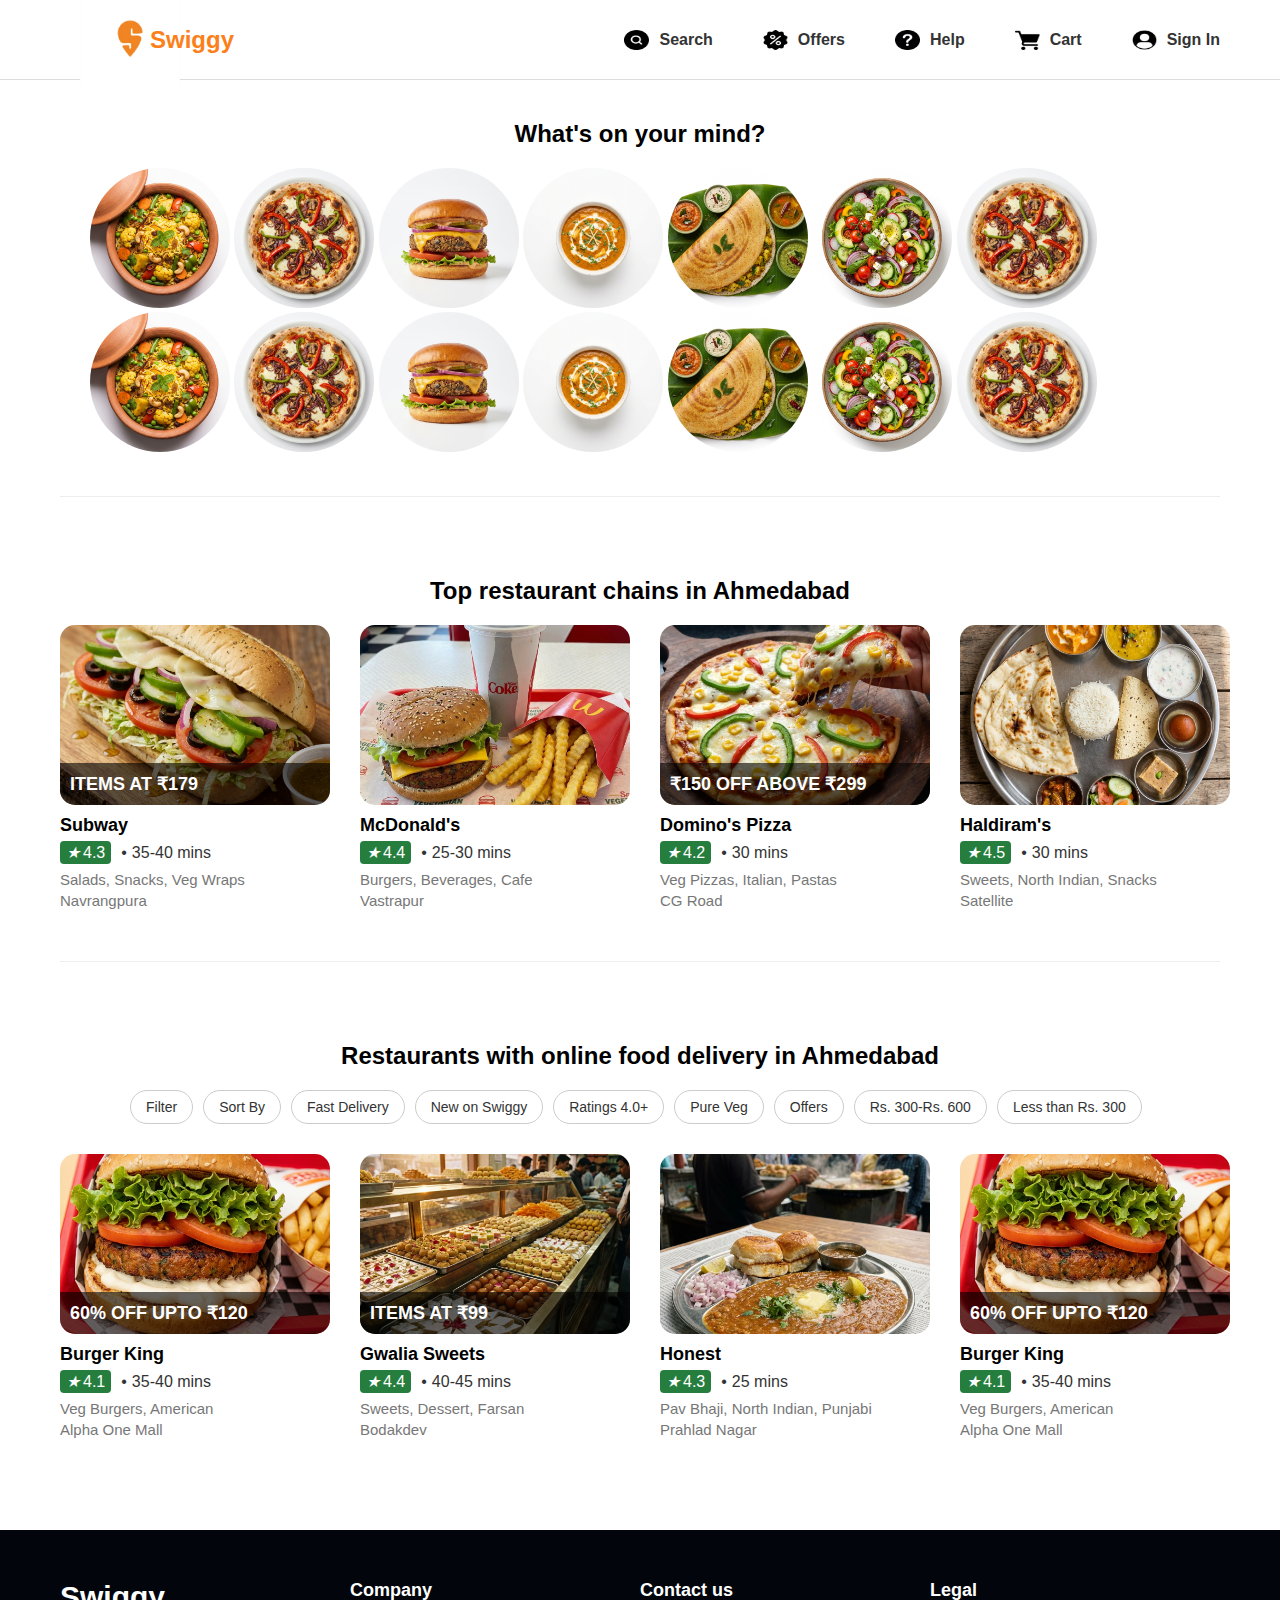
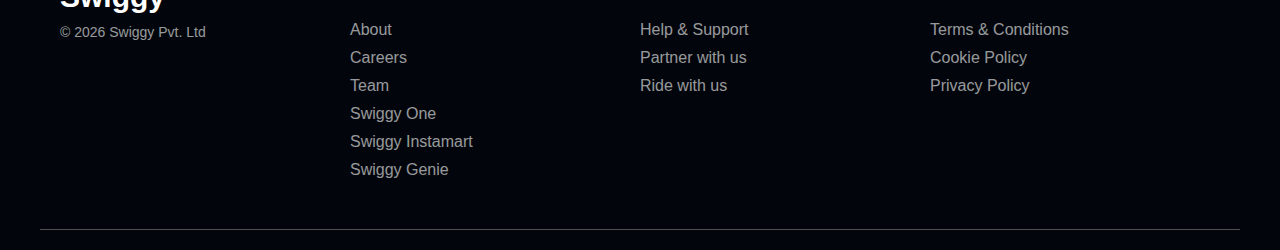
<file: index.html>
<!DOCTYPE html>
<html lang="en">

<head>
    <meta charset="UTF-8">
    <meta name="viewport" content="width=device-width, initial-scale=1.0">
    <title>Swiggy Clone</title>
    <link rel="stylesheet" href="style.css">
    <link href="https://fonts.googleapis.com/css2?family=Mulish:wght@400;500;700;800&display=swap" rel="stylesheet">
    <link rel="icon" href="assets/swiggy_logo.png" type="image/x-icon">
</head>

<body>
    <header class="header">
        <div class="container header-content">
            <div class="logo-section">
                <img src="assets/swiggy_logo.png" alt="Swiggy Logo" class="logo">
                <span class="logo-text">Swiggy</span>
            </div>
            <nav class="nav-links">
                <a href="#"><img src="assets/search.png" alt=""> <span>Search</span></a>
                <a href="#"><img src="assets/discount.png" alt=""> <span>Offers</span></a>
                <a href="#"><img src="assets/help-web-button.png" alt=""> <span>Help</span></a>
                <a href="#"><img src="assets/grocery-store.png" alt="Cart"> <span>Cart</span></a>
                <a href="login.html"><img src="assets/user.png" alt=""> <span>Sign In</span></a>
            </nav>
        </div>
    </header>

    <section class="section">
        <div class="container">
            <h2 class="section-title">What's on your mind?</h2>
            <div class="mind-grid">
                <div class="mind-track">
                    <!-- Original Set -->
                    <img src="assets/food-veg-biryani.png" alt="Veg Biryani">
                    <img src="assets/food-veg-pizza.png" alt="Veg Pizza">
                    <img src="assets/food-veg-burger.png" alt="Veg Burger">
                    <img src="assets/food-paneer.png" alt="Paneer">
                    <img src="assets/food-dosa.png" alt="South Indian">
                    <img src="assets/food-salad.png" alt="Salad">
                    <img src="assets/food-veg-pizza.png" alt="Veg Pizza">
                    <!-- Duplicate Set for Seamless Loop -->
                    <img src="assets/food-veg-biryani.png" alt="Veg Biryani">
                    <img src="assets/food-veg-pizza.png" alt="Veg Pizza">
                    <img src="assets/food-veg-burger.png" alt="Veg Burger">
                    <img src="assets/food-paneer.png" alt="Paneer">
                    <img src="assets/food-dosa.png" alt="South Indian">
                    <img src="assets/food-salad.png" alt="Salad">
                    <img src="assets/food-veg-pizza.png" alt="Veg Pizza">
                </div>
            </div>
            <hr class="section-divider">
        </div>
    </section>

    <section class="section">
        <div class="container">
            <h2 class="section-title">Top restaurant chains in Ahmedabad</h2>
            <div class="restaurant-scroll">
                <a href="#" class="restaurant-card">
                    <div class="res-img-container">
                        <img src="assets/res-subway-veg.png" alt="Subway">
                        <div class="offer-overlay">ITEMS AT ₹179</div>
                    </div>
                    <div class="res-info">
                        <h3>Subway</h3>
                        <div class="res-meta-line">
                            <span class="rating-badge"><i class="star-icon">★</i> 4.3</span>
                            <span class="meta-dot">•</span>
                            <span>35-40 mins</span>
                        </div>
                        <div class="cuisines">Salads, Snacks, Veg Wraps</div>
                        <div class="location">Navrangpura</div>
                    </div>
                </a>
                <a href="#" class="restaurant-card">
                    <div class="res-img-container">
                        <img src="assets/res-mcdonalds-veg.png" alt="McDonald's">
                    </div>
                    <div class="res-info">
                        <h3>McDonald's</h3>
                        <div class="res-meta-line">
                            <span class="rating-badge"><i class="star-icon">★</i> 4.4</span>
                            <span class="meta-dot">•</span>
                            <span>25-30 mins</span>
                        </div>
                        <div class="cuisines">Burgers, Beverages, Cafe</div>
                        <div class="location">Vastrapur</div>
                    </div>
                </a>
                <a href="#" class="restaurant-card">
                    <div class="res-img-container">
                        <img src="assets/res-dominos-veg.png" alt="Domino's Pizza">
                        <div class="offer-overlay">₹150 OFF ABOVE ₹299</div>
                    </div>
                    <div class="res-info">
                        <h3>Domino's Pizza</h3>
                        <div class="res-meta-line">
                            <span class="rating-badge"><i class="star-icon">★</i> 4.2</span>
                            <span class="meta-dot">•</span>
                            <span>30 mins</span>
                        </div>
                        <div class="cuisines">Veg Pizzas, Italian, Pastas</div>
                        <div class="location">CG Road</div>
                    </div>
                </a>
                <a href="#" class="restaurant-card">
                    <div class="res-img-container">
                        <img src="assets/res-haldirams.png" alt="Haldiram's">
                    </div>
                    <div class="res-info">
                        <h3>Haldiram's</h3>
                        <div class="res-meta-line">
                            <span class="rating-badge"><i class="star-icon">★</i> 4.5</span>
                            <span class="meta-dot">•</span>
                            <span>30 mins</span>
                        </div>
                        <div class="cuisines">Sweets, North Indian, Snacks</div>
                        <div class="location">Satellite</div>
                    </div>
                </a>
            </div>
            <hr class="section-divider">
        </div>
    </section>

    <section class="section">
        <div class="container">
            <h2 class="section-title">Restaurants with online food delivery in Ahmedabad</h2>
            <div class="filters">
                <button>Filter <i class="filter-icon"></i></button>
                <button>Sort By <i class="dropdown-icon"></i></button>
                <button>Fast Delivery</button>
                <button>New on Swiggy</button>
                <button>Ratings 4.0+</button>
                <button>Pure Veg</button>
                <button>Offers</button>
                <button>Rs. 300-Rs. 600</button>
                <button>Less than Rs. 300</button>
            </div>
            <div class="delivery-grid">
                <a href="#" class="restaurant-card">
                    <div class="res-img-container">
                        <img src="assets/res-bk-veg.png" alt="Burger King">
                        <div class="offer-overlay">60% OFF UPTO ₹120</div>
                    </div>
                    <div class="res-info">
                        <h3>Burger King</h3>
                        <div class="res-meta-line">
                            <span class="rating-badge"><i class="star-icon">★</i> 4.1</span>
                            <span class="meta-dot">•</span>
                            <span>35-40 mins</span>
                        </div>
                        <div class="cuisines">Veg Burgers, American</div>
                        <div class="location">Alpha One Mall</div>
                    </div>
                </a>
                <a href="#" class="restaurant-card">
                    <div class="res-img-container">
                        <img src="assets/res-gwalia.png" alt="Gwalia Sweets">
                        <div class="offer-overlay">ITEMS AT ₹99</div>
                    </div>
                    <div class="res-info">
                        <h3>Gwalia Sweets</h3>
                        <div class="res-meta-line">
                            <span class="rating-badge"><i class="star-icon">★</i> 4.4</span>
                            <span class="meta-dot">•</span>
                            <span>40-45 mins</span>
                        </div>
                        <div class="cuisines">Sweets, Dessert, Farsan</div>
                        <div class="location">Bodakdev</div>
                    </div>
                </a>
                <a href="#" class="restaurant-card">
                    <div class="res-img-container">
                        <img src="assets/res-honest.png" alt="Honest">
                    </div>
                    <div class="res-info">
                        <h3>Honest</h3>
                        <div class="res-meta-line">
                            <span class="rating-badge"><i class="star-icon">★</i> 4.3</span>
                            <span class="meta-dot">•</span>
                            <span>25 mins</span>
                        </div>
                        <div class="cuisines">Pav Bhaji, North Indian, Punjabi</div>
                        <div class="location">Prahlad Nagar</div>
                    </div>
                </a>
                <a href="#" class="restaurant-card">
                    <div class="res-img-container">
                        <img src="assets/res-bk-veg.png" alt="Burger King">
                        <div class="offer-overlay">60% OFF UPTO ₹120</div>
                    </div>
                    <div class="res-info">
                        <h3>Burger King</h3>
                        <div class="res-meta-line">
                            <span class="rating-badge"><i class="star-icon">★</i> 4.1</span>
                            <span class="meta-dot">•</span>
                            <span>35-40 mins</span>
                        </div>
                        <div class="cuisines">Veg Burgers, American</div>
                        <div class="location">Alpha One Mall</div>
                    </div>
                </a>
            </div>
        </div>
    </section>

    <footer class="footer">
        <div class="container footer-content">
            <div>
                <div class="footer-logo">Swiggy</div>
                <div class="copyright">© 2026 Swiggy Pvt. Ltd</div>
            </div>
            <div>
                <h4>Company</h4>
                <ul>
                    <li><a href="#">About</a></li>
                    <li><a href="#">Careers</a></li>
                    <li><a href="#">Team</a></li>
                    <li><a href="#">Swiggy One</a></li>
                    <li><a href="#">Swiggy Instamart</a></li>
                    <li><a href="#">Swiggy Genie</a></li>
                </ul>
            </div>
            <div>
                <h4>Contact us</h4>
                <ul>
                    <li><a href="#">Help & Support</a></li>
                    <li><a href="#">Partner with us</a></li>
                    <li><a href="#">Ride with us</a></li>
                </ul>
            </div>
            <div>
                <h4>Legal</h4>
                <ul>
                    <li><a href="#">Terms & Conditions</a></li>
                    <li><a href="#">Cookie Policy</a></li>
                    <li><a href="#">Privacy Policy</a></li>
                </ul>
            </div>
        </div>
    </footer>

</body>

</html>
</file>
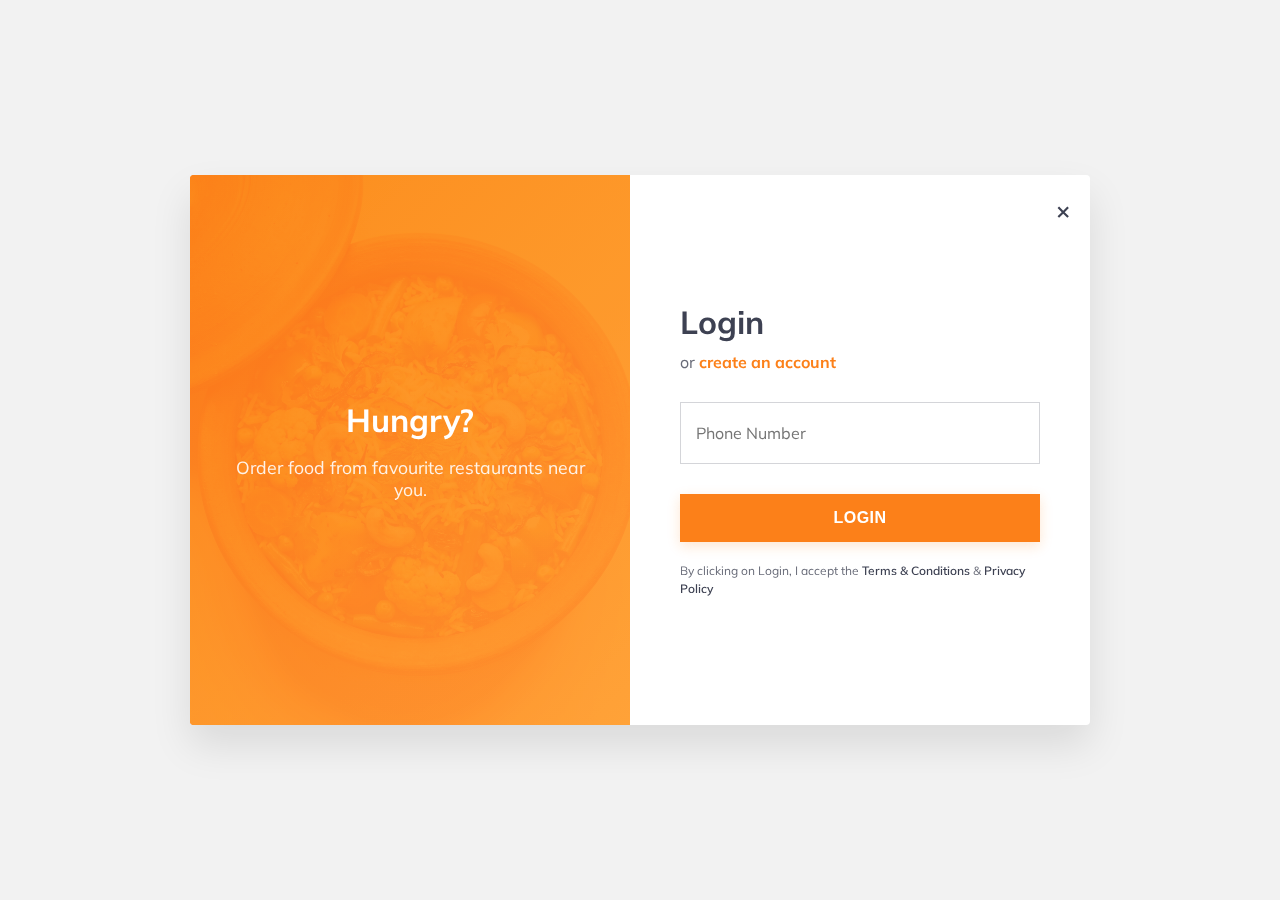
<file: login.html>
<!DOCTYPE html>
<html lang="en">

<head>
    <meta charset="UTF-8">
    <meta name="viewport" content="width=device-width, initial-scale=1.0">
    <title>Login | Swiggy</title>
    <link rel="stylesheet" href="auth.css">
    <link rel="icon" href="assets/swiggy_logo.png" type="image/x-icon">
</head>

<body>
    <div class="auth-wrapper">
        <div class="auth-card">
            <div class="auth-visual">
                <h2>Hungry?</h2>
                <p>Order food from favourite restaurants near you.</p>
            </div>
            <div class="auth-form-container">
                <a href="index.html" class="close-btn">&times;</a>
                <div class="auth-header">
                    <h1>Login</h1>
                    <p>or <a href="signup.html">create an account</a></p>
                </div>
                <form action="#">
                    <div class="form-group">
                        <input type="tel" class="form-control" placeholder="Phone Number" required>
                    </div>
                    <button type="submit" class="btn-primary">Login</button>
                </form>
                <div class="terms">
                    By clicking on Login, I accept the <a href="#">Terms & Conditions</a> & <a href="#">Privacy
                        Policy</a>
                </div>
            </div>
        </div>
    </div>
</body>

</html>
</file>
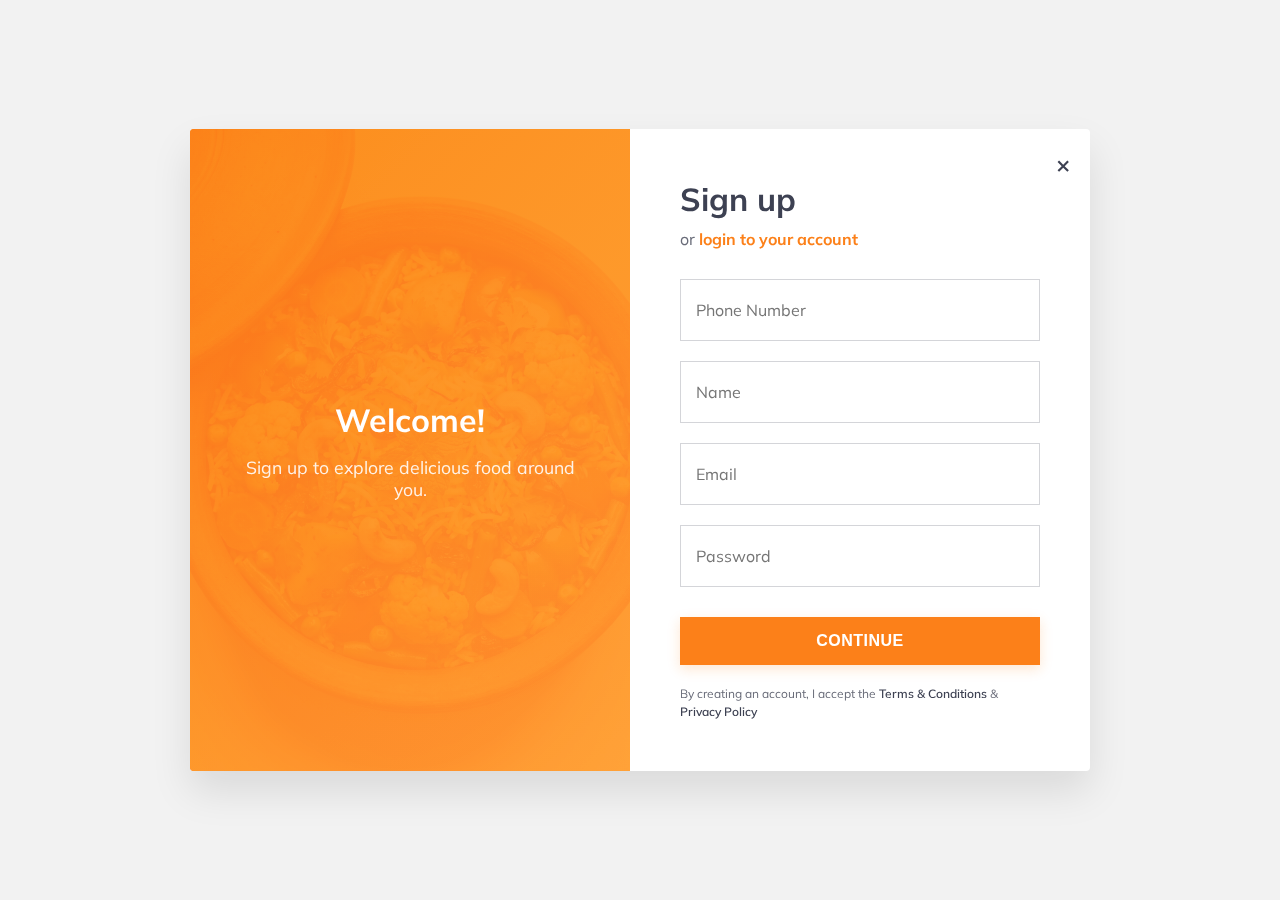
<file: signup.html>
<!DOCTYPE html>
<html lang="en">

<head>
    <meta charset="UTF-8">
    <meta name="viewport" content="width=device-width, initial-scale=1.0">
    <title>Sign Up | Swiggy</title>
    <link rel="stylesheet" href="auth.css">
    <link rel="icon" href="assets/swiggy_logo.png" type="image/x-icon">
</head>

<body>
    <div class="auth-wrapper">
        <div class="auth-card">
            <div class="auth-visual">
                <h2>Welcome!</h2>
                <p>Sign up to explore delicious food around you.</p>
            </div>
            <div class="auth-form-container">
                <a href="index.html" class="close-btn">&times;</a>
                <div class="auth-header">
                    <h1>Sign up</h1>
                    <p>or <a href="login.html">login to your account</a></p>
                </div>
                <form action="#">
                    <div class="form-group">
                        <input type="tel" class="form-control" placeholder="Phone Number" required>
                    </div>
                    <div class="form-group">
                        <input type="text" class="form-control" placeholder="Name" required>
                    </div>
                    <div class="form-group">
                        <input type="email" class="form-control" placeholder="Email" required>
                    </div>
                    <div class="form-group">
                        <input type="password" class="form-control" placeholder="Password" required>
                    </div>
                    <button type="submit" class="btn-primary">Continue</button>
                </form>
                <div class="terms">
                    By creating an account, I accept the <a href="#">Terms & Conditions</a> & <a href="#">Privacy
                        Policy</a>
                </div>
            </div>
        </div>
    </div>
</body>

</html>
</file>
<file: style.css>
* {
    margin: 0;
    padding: 0;
    box-sizing: border-box;
    font-family: sans-serif;
}

body {
    background-color: #ffffff;
    color: #333333;
}

.container {
    width: 1200px;
    margin: 0 auto;
    padding: 0 20px;
}

.header {
    border-bottom: 1px solid #dddddd;
    position: relative;
    top: 0;
    background: #ffffff;
    height: 80px;
}

.header-content {
    display: flex;
    justify-content: space-between;
    align-items: center;
    height: 100%;
}

.logo-section {
    display: flex;
    align-items: center;
}

.logo {
    height: 100px;
    margin-left: 20px;
}

.logo-text {
    font-size: 24px;
    font-weight: bold;
    color: #fc8019;
    cursor: pointer;
    margin-left: -30px;
}

.nav-links {
    display: flex;
    align-items: center;
    gap: 50px;
}

.nav-links a {
    display: flex;
    align-items: center;
    text-decoration: none;
    color: #333333;
    font-weight: 600;
    font-size: 16px;
}

.nav-links a:hover {
    color: #fc8019;
}

.nav-links a img {
    width: 25px;
    height: 20px;
    margin-right: 10px;
}

.section {
    padding: 40px 0;
}

.section-divider {
    border: 0;
    border-bottom: 1px solid #eeeeee;
    margin-top: 30px;
    width: 100%;
    margin-left: auto;
    margin-right: auto;
}

.section-title {
    font-size: 24px;
    font-weight: bold;
    color: #000000;
    margin-bottom: 20px;
    text-align: center;
}

.mind-grid {
    display: flex;
    gap: 20px;
    overflow-x: auto;
    padding-bottom: 10px;
    margin-left: 30px;
}

.mind-grid img {
    width: 140px;
    height: 140px;
    object-fit: cover;
    border-radius: 50%;
    min-width: 140px;
    cursor: pointer;
    transition: transform 0.2s;
}

.restaurant-scroll {
    display: grid;
    grid-template-columns: repeat(4, 1fr);
    gap: 30px;
    padding-bottom: 20px;
}

.restaurant-card {
    text-decoration: none;
    color: inherit;
    display: block;
    min-width: 270px;
}

.res-img-container {
    position: relative;
    width: 100%;
    height: 180px;
    border-radius: 15px;
    overflow: hidden;
    margin-bottom: 10px;
}

.res-img-container img {
    width: 100%;
    height: 100%;
    object-fit: cover;
}

.offer-overlay {
    position: absolute;
    bottom: 0;
    left: 0;
    width: 100%;
    padding: 10px;
    background-color: rgba(0, 0, 0, 0.6);
    color: #ffffff;
    font-weight: bold;
    font-size: 18px;
}

.res-info h3 {
    font-size: 18px;
    font-weight: bold;
    color: #000000;
    margin-bottom: 5px;
    white-space: nowrap;
    overflow: hidden;
}

.res-meta-line {
    display: flex;
    align-items: center;
    font-size: 16px;
    color: #333333;
    margin-bottom: 5px;
}

.rating-badge {
    display: flex;
    align-items: center;
    margin-right: 5px;
    background-color: #267E3E;
    color: #fff;
    padding: 2px 6px;
    border-radius: 4px;
}

.star-icon {
    margin-right: 3px;
    color: #1f9d55;
    font-size: inherit;
    color: #fff;
}

.meta-dot {
    margin: 0 5px;
    color: inherit;
}

.cuisines,
.location {
    font-size: 15px;
    color: #777777;
    white-space: nowrap;
    overflow: hidden;
    line-height: 1.4;
}

.delivery-grid {
    display: grid;
    grid-template-columns: repeat(4, 1fr);
    gap: 30px;
    margin-top: 30px;
}

.filters {
    display: flex;
    gap: 10px;
    margin-bottom: 20px;
    flex-wrap: wrap;
    margin-left: 70px;
}

.filters button {
    background: #ffffff;
    border: 1px solid #cccccc;
    border-radius: 20px;
    padding: 8px 15px;
    font-size: 14px;
    color: #333333;
    cursor: pointer;
    transition: all 0.2s;
}

.filters button:hover {
    background: #eeeeee;
}

.footer {
    background-color: #02060c;
    color: #ffffff;
    padding: 50px 0 20px 0;
    margin-top: 50px;
    position: relative;
}

.footer-content {
    display: flex;
    justify-content: space-between;
    padding-bottom: 40px;
    border-bottom: 1px solid #4f4f4f;
}

.footer-content>div {
    flex: 1;
}

.footer-content h4 {
    font-size: 18px;
    font-weight: bold;
    margin-bottom: 20px;
    color: #ffffff;
}

.footer-content ul {
    list-style: none;
}

.footer-content ul li {
    margin-bottom: 10px;
}

.footer-content ul li a {
    text-decoration: none;
    color: rgba(255, 255, 255, 0.6);
    font-size: 16px;
}

.footer-content ul li a:hover {
    color: #ffffff;
}

.footer-logo {
    font-size: 30px;
    font-weight: bold;
    color: #ffffff;
    margin-bottom: 10px;
    display: block;
}

.copyright {
    color: rgba(255, 255, 255, 0.6);
    font-size: 14px;
}
</file>
<file: auth.css>
@import url('https://fonts.googleapis.com/css2?family=Mulish:wght@400;500;700;800&display=swap');

* {
    box-sizing: border-box;
    margin: 0;
    padding: 0;
}

body {
    font-family: 'Mulish', sans-serif;
    background-color: #f2f2f2;
    color: #3d4152;
}

.auth-wrapper {
    display: flex;
    justify-content: center;
    align-items: center;
    min-height: 100vh;
    padding: 20px;
}

.auth-card {
    display: flex;
    background: white;
    width: 900px;
    max-width: 100%;
    min-height: 550px;
    box-shadow: 0 20px 40px rgba(0, 0, 0, 0.1);
    border-radius: 4px;
    overflow: hidden;
    animation: slideUp 0.5s ease-out;
}

.auth-visual {
    flex: 1;
    background: #fc8019;
    background-image: linear-gradient(135deg, #fc8019 0%, #ff9933 100%);
    display: flex;
    flex-direction: column;
    justify-content: center;
    align-items: center;
    padding: 40px;
    color: white;
    text-align: center;
    position: relative;
    overflow: hidden;
}

.auth-visual::before {
    content: '';
    position: absolute;
    top: 0;
    left: 0;
    right: 0;
    bottom: 0;
    /* Using one of the existing assets as a subtle pattern */
    background: url('assets/food-veg-biryani.png') center/cover;
    opacity: 0.1;
    mix-blend-mode: overlay;
}

.auth-visual h2 {
    font-size: 2rem;
    margin-bottom: 1rem;
    z-index: 1;
}

.auth-visual p {
    font-size: 1.1rem;
    opacity: 0.9;
    z-index: 1;
}

.auth-form-container {
    flex: 1;
    padding: 50px;
    display: flex;
    flex-direction: column;
    justify-content: center;
    position: relative;
}

.close-btn {
    position: absolute;
    top: 20px;
    right: 20px;
    text-decoration: none;
    color: #3d4152;
    font-size: 1.5rem;
    font-weight: 700;
}

.auth-header {
    margin-bottom: 30px;
}

.auth-header h1 {
    font-size: 2rem;
    font-weight: 700;
    margin-bottom: 10px;
}

.auth-header p {
    color: #686b78;
}

.auth-header a {
    color: #fc8019;
    text-decoration: none;
    font-weight: 700;
}

.form-group {
    margin-bottom: 20px;
}

.form-control {
    width: 100%;
    padding: 20px 15px;
    border: 1px solid #d4d5d9;
    border-radius: 0;
    font-family: inherit;
    font-size: 1rem;
    outline: none;
    transition: border-color 0.3s;
}

.form-control:focus {
    border-color: #fc8019;
    box-shadow: 0 2px 8px rgba(0, 0, 0, 0.05);
}

.btn-primary {
    width: 100%;
    padding: 15px;
    background: #fc8019;
    color: white;
    border: none;
    font-weight: 700;
    font-size: 1rem;
    cursor: pointer;
    text-transform: uppercase;
    letter-spacing: 0.5px;
    transition: background 0.3s, transform 0.2s;
    box-shadow: 0 4px 12px rgba(252, 128, 25, 0.2);
    margin-top: 10px;
}

.btn-primary:hover {
    background: #e36b08;
    transform: translateY(-2px);
}

.terms {
    margin-top: 20px;
    font-size: 0.75rem;
    color: #686b78;
    line-height: 1.5;
}

.terms a {
    color: #3d4152;
    text-decoration: none;
    font-weight: 600;
}

@keyframes slideUp {
    from {
        opacity: 0;
        transform: translateY(20px);
    }

    to {
        opacity: 1;
        transform: translateY(0);
    }
}

@media (max-width: 768px) {
    .auth-card {
        flex-direction: column;
    }

    .auth-visual {
        display: none;
    }

    .auth-form-container {
        padding: 30px;
    }
}
</file>
